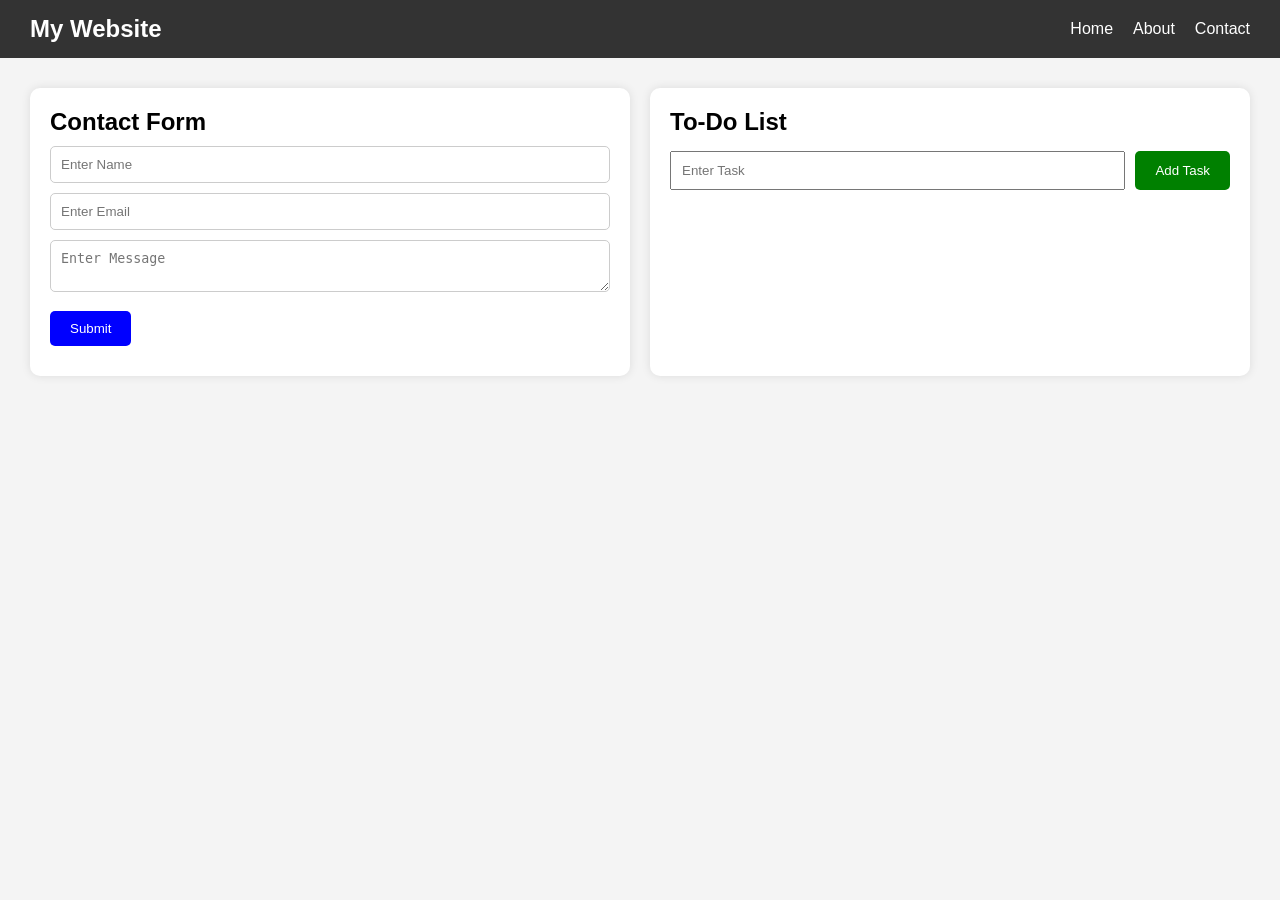
<file: internship-task2/index.html>
<!DOCTYPE html>
<html lang="en">
<head>
    <meta charset="UTF-8">
    <meta name="viewport" content="width=device-width, initial-scale=1.0">
    <title>Internship Task 2</title>
    <link rel="stylesheet" href="style.css">
</head>
<body>
    <nav class="navbar">
        <h2>My Website</h2>

        <ul class="nav-links">
            <li><a href="#">Home</a></li>
            <li><a href="#">About</a></li>
            <li><a href="#">Contact</a></li>
        </ul>
    </nav>
    <div class="container">
        <section class="form-section">
            <h2>Contact Form</h2>
            <form id="contactForm">
                <input type="text" id="name" placeholder="Enter Name">
                <input type="email" id="email" placeholder="Enter Email">
                <textarea id="message" placeholder="Enter Message"></textarea>
                <button type="submit">Submit</button>
            </form>
            <p id="error"></p>
        </section>
        <section class="todo-section">
            <h2>To-Do List</h2>
            <div class="todo-input">
                <input type="text" id="taskInput" placeholder="Enter Task">
                <button onclick="addTask()">Add Task</button>
            </div>
            <ul id="taskList"></ul>
        </section>
    </div>
    <script src="script.js"></script>
</body>
</html>
</file>
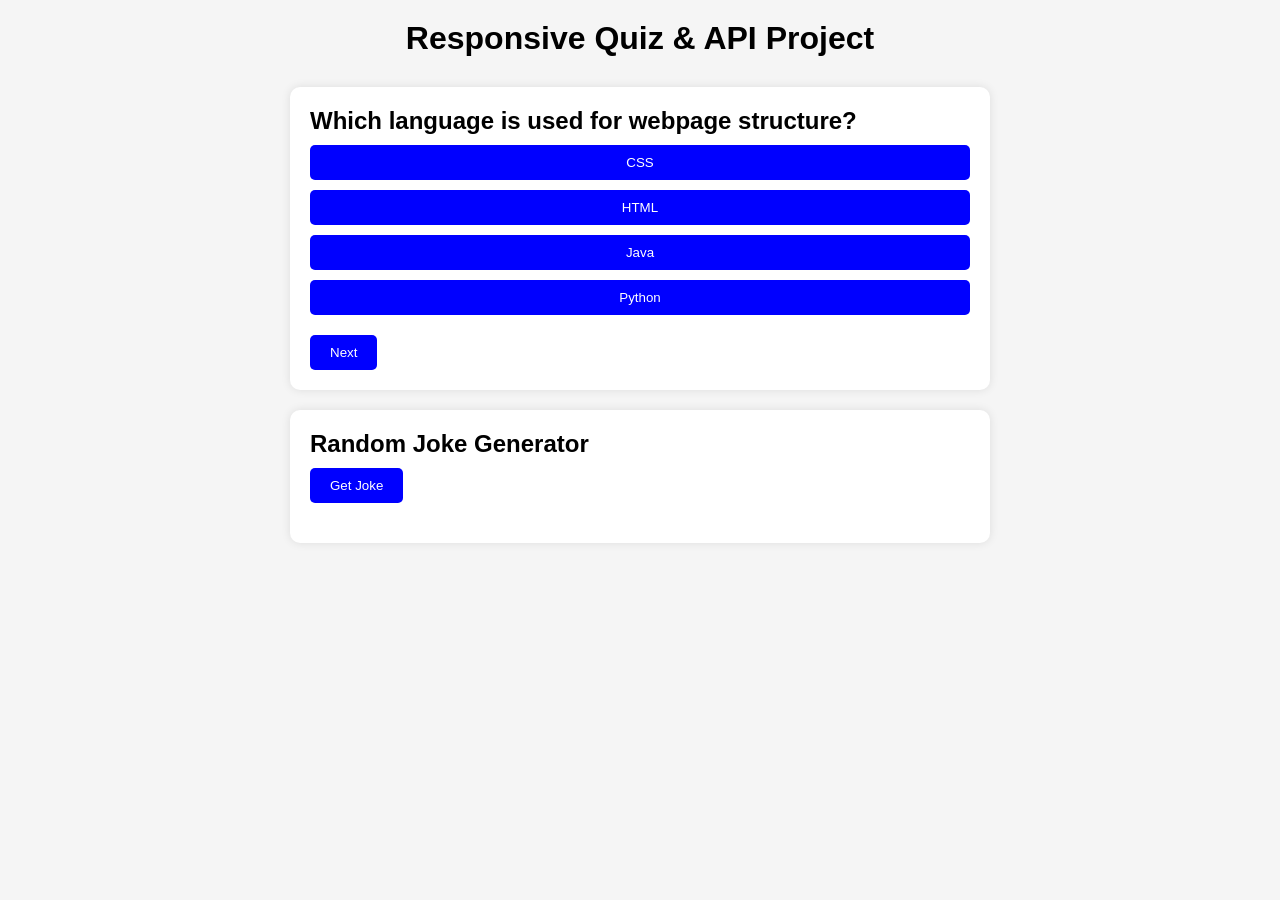
<file: internship-task3/index.html>
<!DOCTYPE html>
<html lang="en">
<head>
    <meta charset="UTF-8">
    <meta name="viewport" content="width=device-width, initial-scale=1.0">
    <title>Task 3</title>

    <link rel="stylesheet" href="style.css">
</head>
<body>
    <h1>Responsive Quiz & API Project</h1>
    <div class="quiz-container">
        <h2 id="question">Question</h2>
        <div id="answers"></div>
        <button id="nextBtn">Next</button>
        <h3 id="result"></h3>
    </div>
    <div class="api-container">
        <h2>Random Joke Generator</h2>
        <button onclick="getJoke()">Get Joke</button>
        <p id="joke"></p>
    </div>
    <script src="script.js"></script>
</body>
</html>
</file>
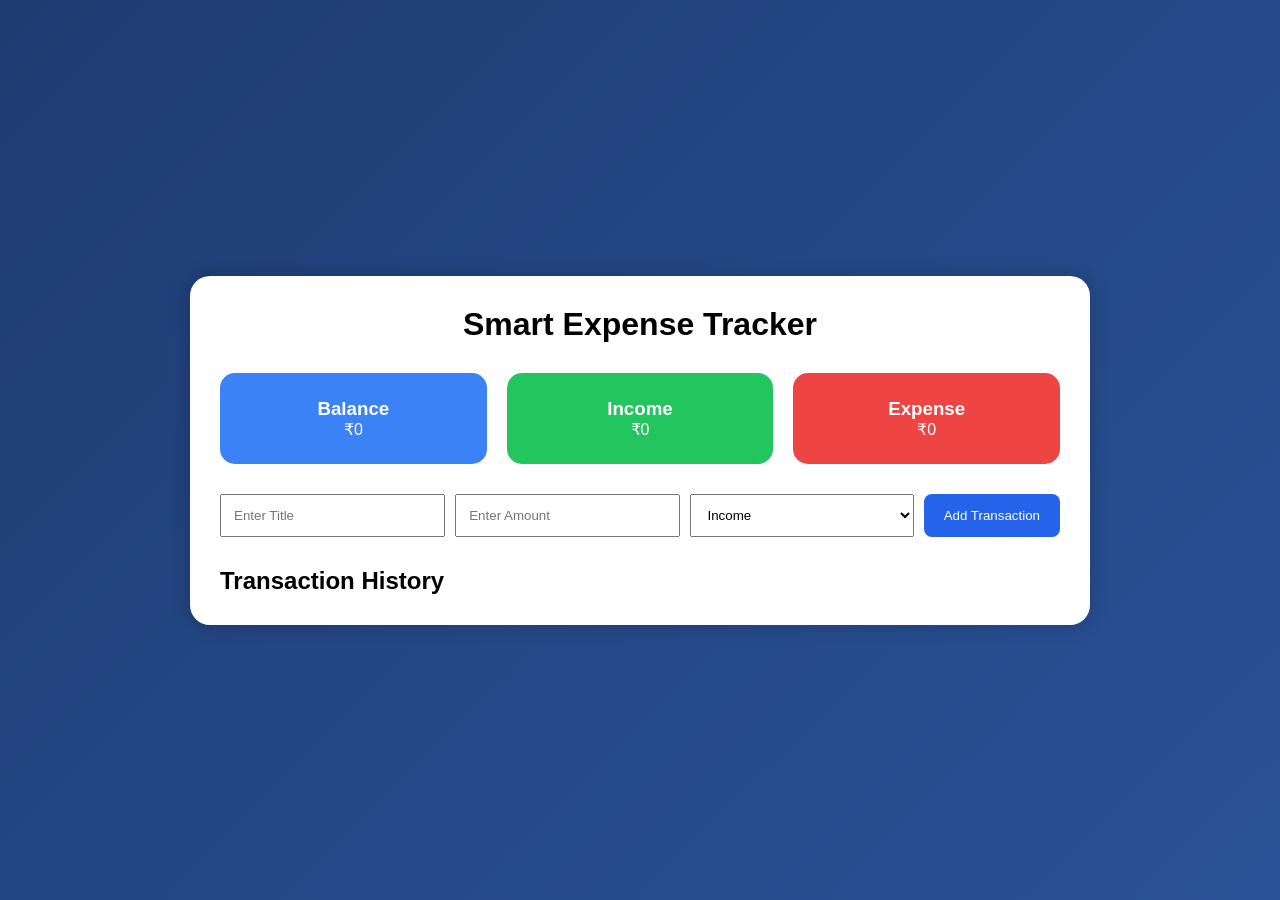
<file: internship-task5/index.html>
<!DOCTYPE html>
<html>
<head>
    <title>Expense Tracker</title>
    <link rel="stylesheet" href="style.css">
</head>
<body>

<div class="container">

    <h1>Smart Expense Tracker</h1>

    <div class="summary">
        <div class="card balance">
            <h3>Balance</h3>
            <p id="balance">₹0</p>
        </div>

        <div class="card income">
            <h3>Income</h3>
            <p id="income">₹0</p>
        </div>

        <div class="card expense">
            <h3>Expense</h3>
            <p id="expense">₹0</p>
        </div>
    </div>

    <div class="form-section">
        <input type="text" id="text" placeholder="Enter Title">
        <input type="number" id="amount" placeholder="Enter Amount">

        <select id="type">
            <option value="income">Income</option>
            <option value="expense">Expense</option>
        </select>

        <button onclick="addTransaction()">Add Transaction</button>
    </div>

    <div class="history">
        <h2>Transaction History</h2>
        <ul id="transactionList"></ul>
    </div>

</div>

<script src="script.js"></script>
</body>
</html>
</file>
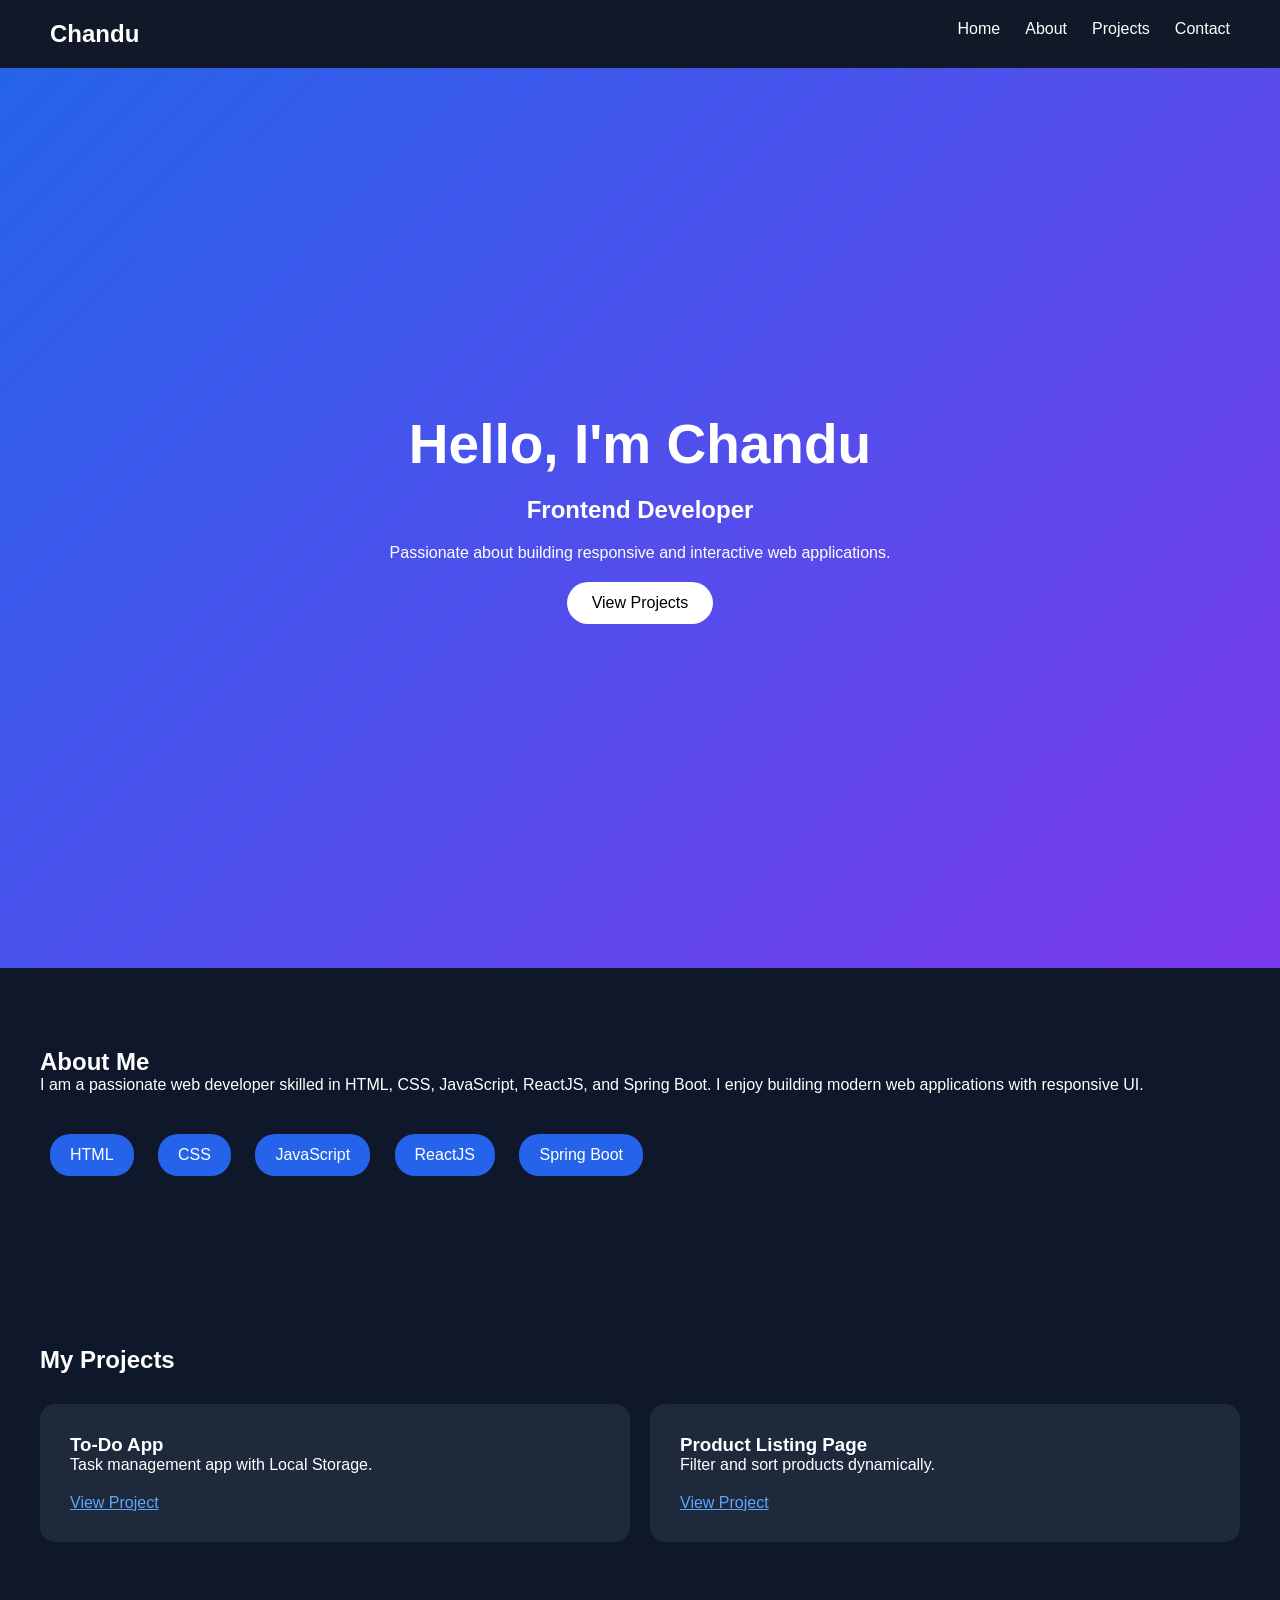
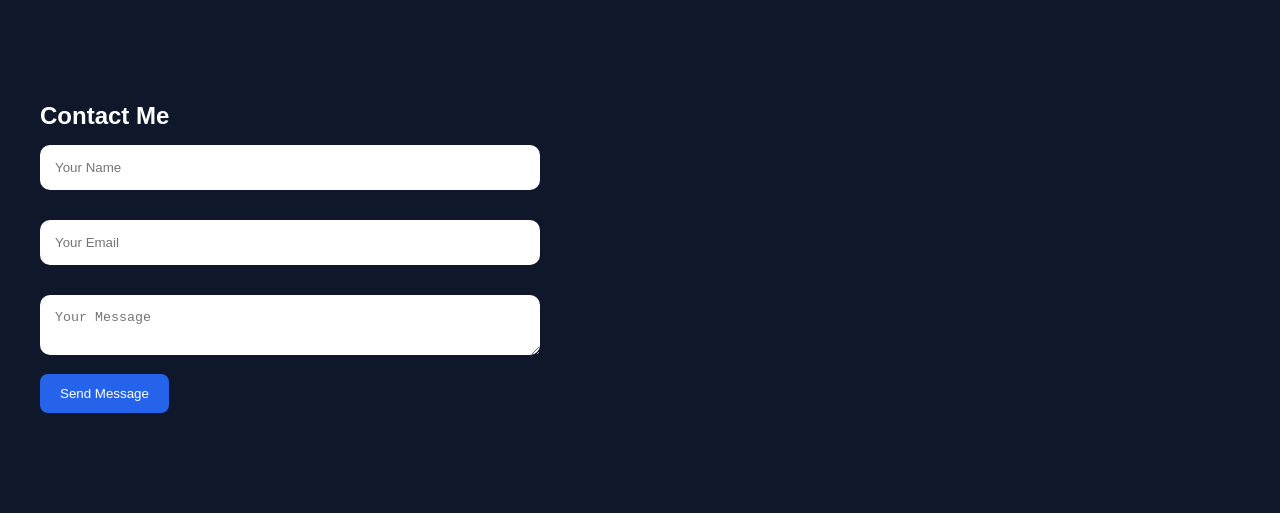
<file: internship-task4/portfolio-website/index.html>
<!DOCTYPE html>
<html>
<head>
    <title>Chandu Portfolio</title>
    <link rel="stylesheet" href="style.css">
</head>
<body>

<nav>
    <h2>Chandu</h2>

    <ul>
        <li><a href="#home">Home</a></li>
        <li><a href="#about">About</a></li>
        <li><a href="#projects">Projects</a></li>
        <li><a href="#contact">Contact</a></li>
    </ul>
</nav>

<section id="home" class="hero">
    <h1>Hello, I'm Chandu</h1>
    <h2>Frontend Developer</h2>
    <p>Passionate about building responsive and interactive web applications.</p>
    <a href="#projects">View Projects</a>
</section>

<section id="about">
    <h2>About Me</h2>
    <p>
        I am a passionate web developer skilled in HTML, CSS, JavaScript, ReactJS, and Spring Boot.
        I enjoy building modern web applications with responsive UI.
    </p>

    <div class="skills">
        <span>HTML</span>
        <span>CSS</span>
        <span>JavaScript</span>
        <span>ReactJS</span>
        <span>Spring Boot</span>
    </div>
</section>

<section id="projects">
    <h2>My Projects</h2>

    <div class="project-container">

        <div class="card">
            <h3>To-Do App</h3>
            <p>Task management app with Local Storage.</p>
            <a href="../todo-localstorage/index.html">View Project</a>
        </div>

        <div class="card">
            <h3>Product Listing Page</h3>
            <p>Filter and sort products dynamically.</p>
            <a href="../product-listing/index.html">View Project</a>
        </div>

    </div>
</section>

<section id="contact">
    <h2>Contact Me</h2>

    <form id="contactForm">
        <input type="text" placeholder="Your Name" required>
        <input type="email" placeholder="Your Email" required>
        <textarea placeholder="Your Message"></textarea>
        <button type="submit">Send Message</button>
    </form>

    <p id="successMessage"></p>
</section>

<script src="script.js"></script>

</body>
</html>
</file>
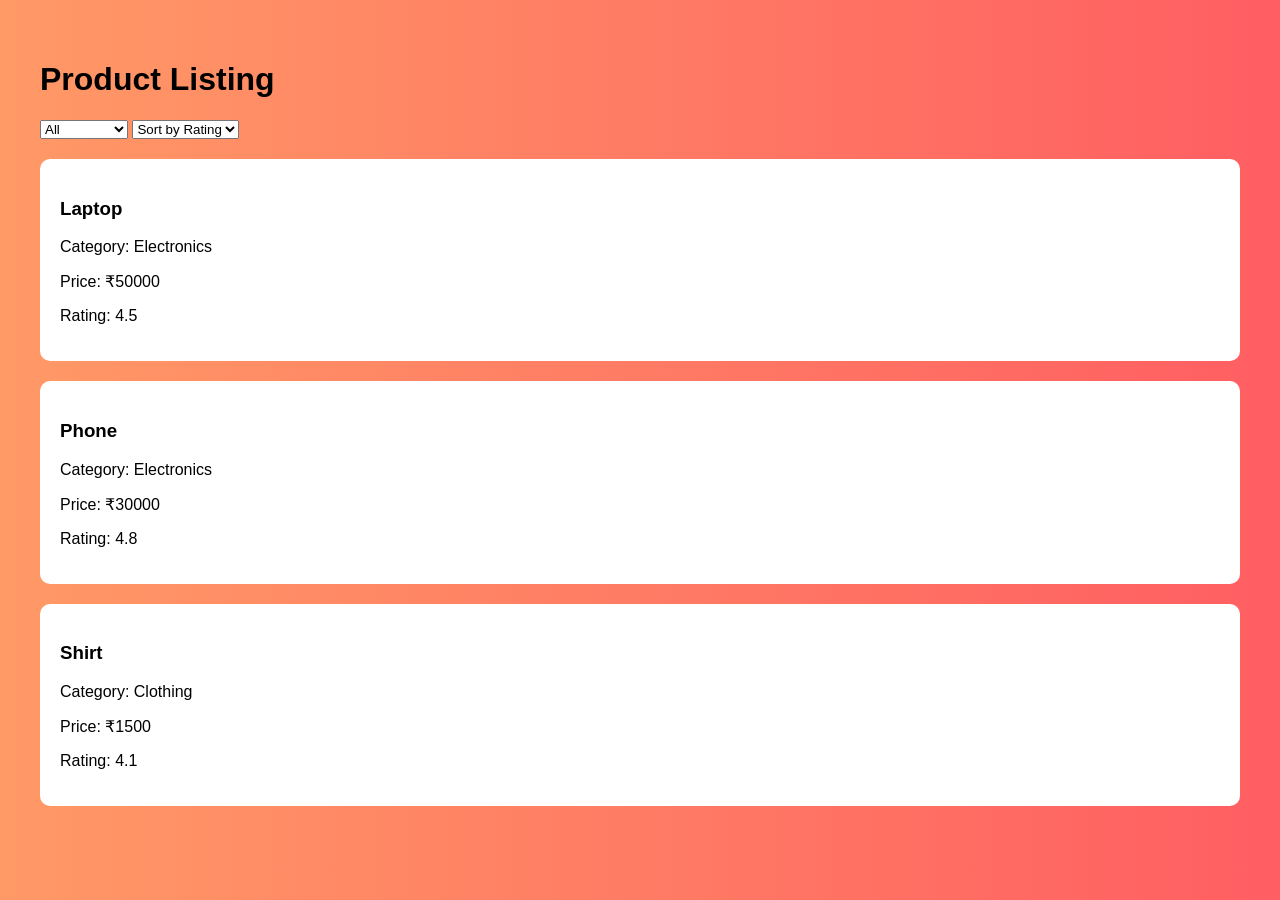
<file: internship-task4/product-listing/index.html>
<!DOCTYPE html>
<html>
<head>
    <title>Product Listing</title>
    <link rel="stylesheet" href="style.css">
</head>
<body>

<div class="container">
    <h1>Product Listing</h1>

    <select id="filter" onchange="filterProducts()">
        <option value="all">All</option>
        <option value="Electronics">Electronics</option>
        <option value="Clothing">Clothing</option>
    </select>

    <select id="sort" onchange="sortProducts()">
        <option value="rating">Sort by Rating</option>
        <option value="price">Sort by Price</option>
    </select>

    <div id="productList"></div>
</div>

<script src="script.js"></script>
</body>
</html>
</file>
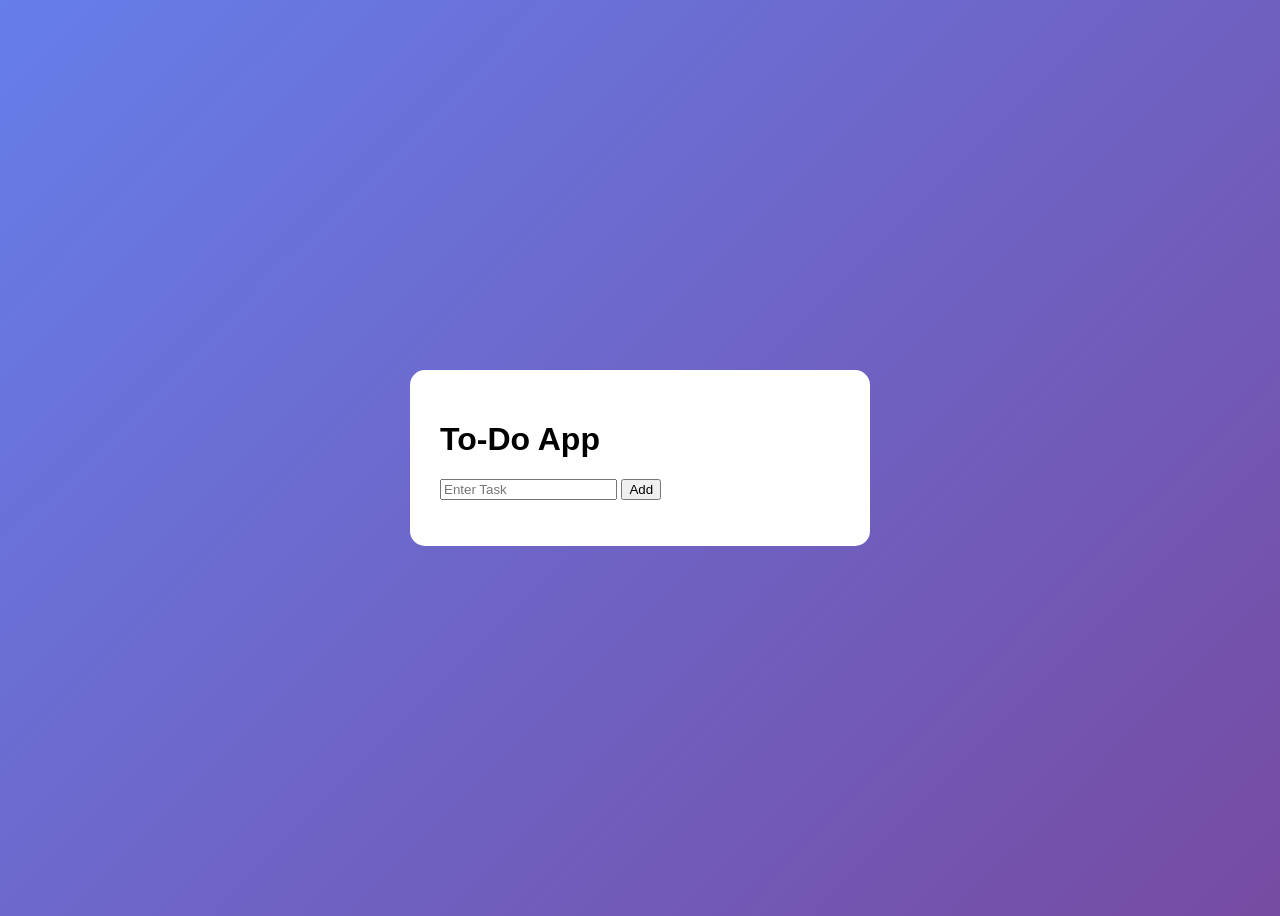
<file: internship-task4/todolist-localstorage/index.html>
<!DOCTYPE html>
<html>
<head>
    <title>Todo App</title>
    <link rel="stylesheet" href="style.css">
</head>
<body>

<div class="container">
    <h1>To-Do App</h1>

    <input type="text" id="taskInput" placeholder="Enter Task">
    <button onclick="addTask()">Add</button>

    <ul id="taskList"></ul>
</div>

<script src="script.js"></script>
</body>
</html>
</file>
<file: internship-task2/style.css>
* {
    margin: 0;
    padding: 0;
    box-sizing: border-box;
}
body {
    font-family: Arial, sans-serif;
    background-color: #f4f4f4;
}
.navbar {
    display: flex;
    justify-content: space-between;
    align-items: center;
    background-color: #333;
    color: white;
    padding: 15px 30px;
}
.nav-links {
    display: flex;
    list-style: none;
    gap: 20px;
}
.nav-links a {
    color: white;
    text-decoration: none;
}
.container {
    display: grid;
    grid-template-columns: 1fr 1fr;
    gap: 20px;
    padding: 30px;
}
.form-section,
.todo-section {
    background-color: white;
    padding: 20px;
    border-radius: 10px;
    box-shadow: 0px 0px 10px rgba(0,0,0,0.1);
}
form input,
form textarea {
    width: 100%;
    padding: 10px;
    margin-top: 10px;
    border: 1px solid #ccc;
    border-radius: 5px;
}
form button {
    margin-top: 15px;
    padding: 10px 20px;
    background-color: blue;
    color: white;
    border: none;
    border-radius: 5px;
    cursor: pointer;
}
#error {
    color: red;
    margin-top: 10px;
}
.todo-input {
    display: flex;
    gap: 10px;
    margin-top: 15px;
}

.todo-input input {
    flex: 1;
    padding: 10px;
}
.todo-input button {
    padding: 10px 20px;
    background-color: green;
    color: white;
    border: none;
    border-radius: 5px;
}
#taskList {
    margin-top: 20px;
}

#taskList li {
    background-color: #eee;
    padding: 10px;
    margin-top: 10px;
    display: flex;
    justify-content: space-between;
    align-items: center;
    border-radius: 5px;
}

.delete-btn {
    background-color: red;
    color: white;
    border: none;
    padding: 5px 10px;
    cursor: pointer;
    border-radius: 5px;
}
@media (max-width: 768px) {

    .container {
        grid-template-columns: 1fr;
    }

    .navbar {
        flex-direction: column;
        gap: 10px;
    }

    .nav-links {
        flex-direction: column;
        align-items: center;
    }
}
</file>
<file: internship-task3/style.css>
*{
    margin:0;
    padding:0;
    box-sizing:border-box;
}
body{
    font-family:Arial, sans-serif;
    background:#f5f5f5;
    padding:20px;
}
h1{
    text-align:center;
    margin-bottom:30px;
}
.quiz-container,
.api-container{
    background:white;
    padding:20px;
    margin:20px auto;
    max-width:700px;
    border-radius:10px;
    box-shadow:0 0 10px rgba(0,0,0,0.1);
}
button{
    padding:10px 20px;
    border:none;
    background:blue;
    color:white;
    border-radius:5px;
    cursor:pointer;
    margin-top:10px;
}
.answer-btn{
    display:block;
    width:100%;
    margin:10px 0;
}
#joke{
    margin-top:20px;
    font-size:18px;
}
@media (max-width:768px){
    body{
        padding:15px;
    }
    h1{
        font-size:28px;
    }
}
@media (max-width:480px){
    h1{
        font-size:22px;
    }
    .quiz-container,
    .api-container{
        padding:15px;
    }
    button{
        width:100%;
    }
}
</file>
<file: internship-task5/style.css>
*{
    margin:0;
    padding:0;
    box-sizing:border-box;
}

body{
    font-family:Arial;
    background:linear-gradient(135deg,#1e3c72,#2a5298);
    min-height:100vh;
    display:flex;
    justify-content:center;
    align-items:center;
    padding:20px;
}

.container{
    width:900px;
    background:white;
    padding:30px;
    border-radius:20px;
    box-shadow:0 0 20px rgba(0,0,0,0.2);
}

h1{
    text-align:center;
    margin-bottom:30px;
}

.summary{
    display:grid;
    grid-template-columns:repeat(3,1fr);
    gap:20px;
    margin-bottom:30px;
}

.card{
    padding:25px;
    border-radius:15px;
    text-align:center;
    color:white;
}

.balance{
    background:#3b82f6;
}

.income{
    background:#22c55e;
}

.expense{
    background:#ef4444;
}

.form-section{
    display:flex;
    gap:10px;
    margin-bottom:30px;
}

.form-section input,
.form-section select{
    flex:1;
    padding:12px;
}

button{
    background:#2563eb;
    color:white;
    border:none;
    padding:12px 20px;
    cursor:pointer;
    border-radius:8px;
}

.history ul{
    list-style:none;
}

.history li{
    display:flex;
    justify-content:space-between;
    background:#f1f5f9;
    margin:10px 0;
    padding:15px;
    border-radius:10px;
}

.delete-btn{
    background:red;
    padding:5px 10px;
}

@media(max-width:768px){
    .summary{
        grid-template-columns:1fr;
    }

    .form-section{
        flex-direction:column;
    }
}
</file>
<file: internship-task4/portfolio-website/style.css>
*{
    margin:0;
    padding:0;
    box-sizing:border-box;
}

html{
    scroll-behavior:smooth;
}

body{
    font-family:Arial,sans-serif;
    background:#0f172a;
    color:white;
}

nav{
    display:flex;
    justify-content:space-between;
    padding:20px 50px;
    background:#111827;
    position:sticky;
    top:0;
}

nav ul{
    display:flex;
    list-style:none;
    gap:25px;
}

nav a{
    color:white;
    text-decoration:none;
}

.hero{
    height:100vh;
    display:flex;
    flex-direction:column;
    justify-content:center;
    align-items:center;
    text-align:center;
    background:linear-gradient(135deg,#2563eb,#7c3aed);
}

.hero h1{
    font-size:55px;
}

.hero h2{
    margin:20px 0;
}

.hero a{
    margin-top:20px;
    background:white;
    color:black;
    padding:12px 25px;
    border-radius:30px;
    text-decoration:none;
}

section{
    padding:80px 40px;
}

.skills{
    margin-top:30px;
}

.skills span{
    background:#2563eb;
    padding:12px 20px;
    margin:10px;
    display:inline-block;
    border-radius:20px;
}

.project-container{
    display:grid;
    grid-template-columns:repeat(2,1fr);
    gap:20px;
    margin-top:30px;
}

.card{
    background:#1e293b;
    padding:30px;
    border-radius:15px;
    transition:0.3s;
}

.card:hover{
    transform:translateY(-8px);
}

.card a{
    display:inline-block;
    margin-top:20px;
    color:#60a5fa;
}

form{
    max-width:500px;
}

form input,
form textarea{
    width:100%;
    padding:15px;
    margin:15px 0;
    border:none;
    border-radius:10px;
}

button{
    background:#2563eb;
    color:white;
    padding:12px 20px;
    border:none;
    border-radius:8px;
    cursor:pointer;
}

#successMessage{
    margin-top:20px;
    color:#22c55e;
}

@media(max-width:768px){
    nav{
        flex-direction:column;
        gap:20px;
    }

    .hero h1{
        font-size:35px;
    }

    .project-container{
        grid-template-columns:1fr;
    }
}
</file>
<file: internship-task4/product-listing/style.css>
body{
    margin:0;
    font-family:Arial;
    background:linear-gradient(to right,#ff9966,#ff5e62);
}

.container{
    padding:40px;
}

.product{
    background:white;
    padding:20px;
    margin:20px 0;
    border-radius:10px;
}
</file>
<file: internship-task4/todolist-localstorage/style.css>
body{
    display:flex;
    justify-content:center;
    align-items:center;
    height:100vh;
    background:linear-gradient(135deg,#667eea,#764ba2);
    font-family:Arial;
}

.container{
    background:white;
    padding:30px;
    border-radius:15px;
    width:400px;
}
</file>
